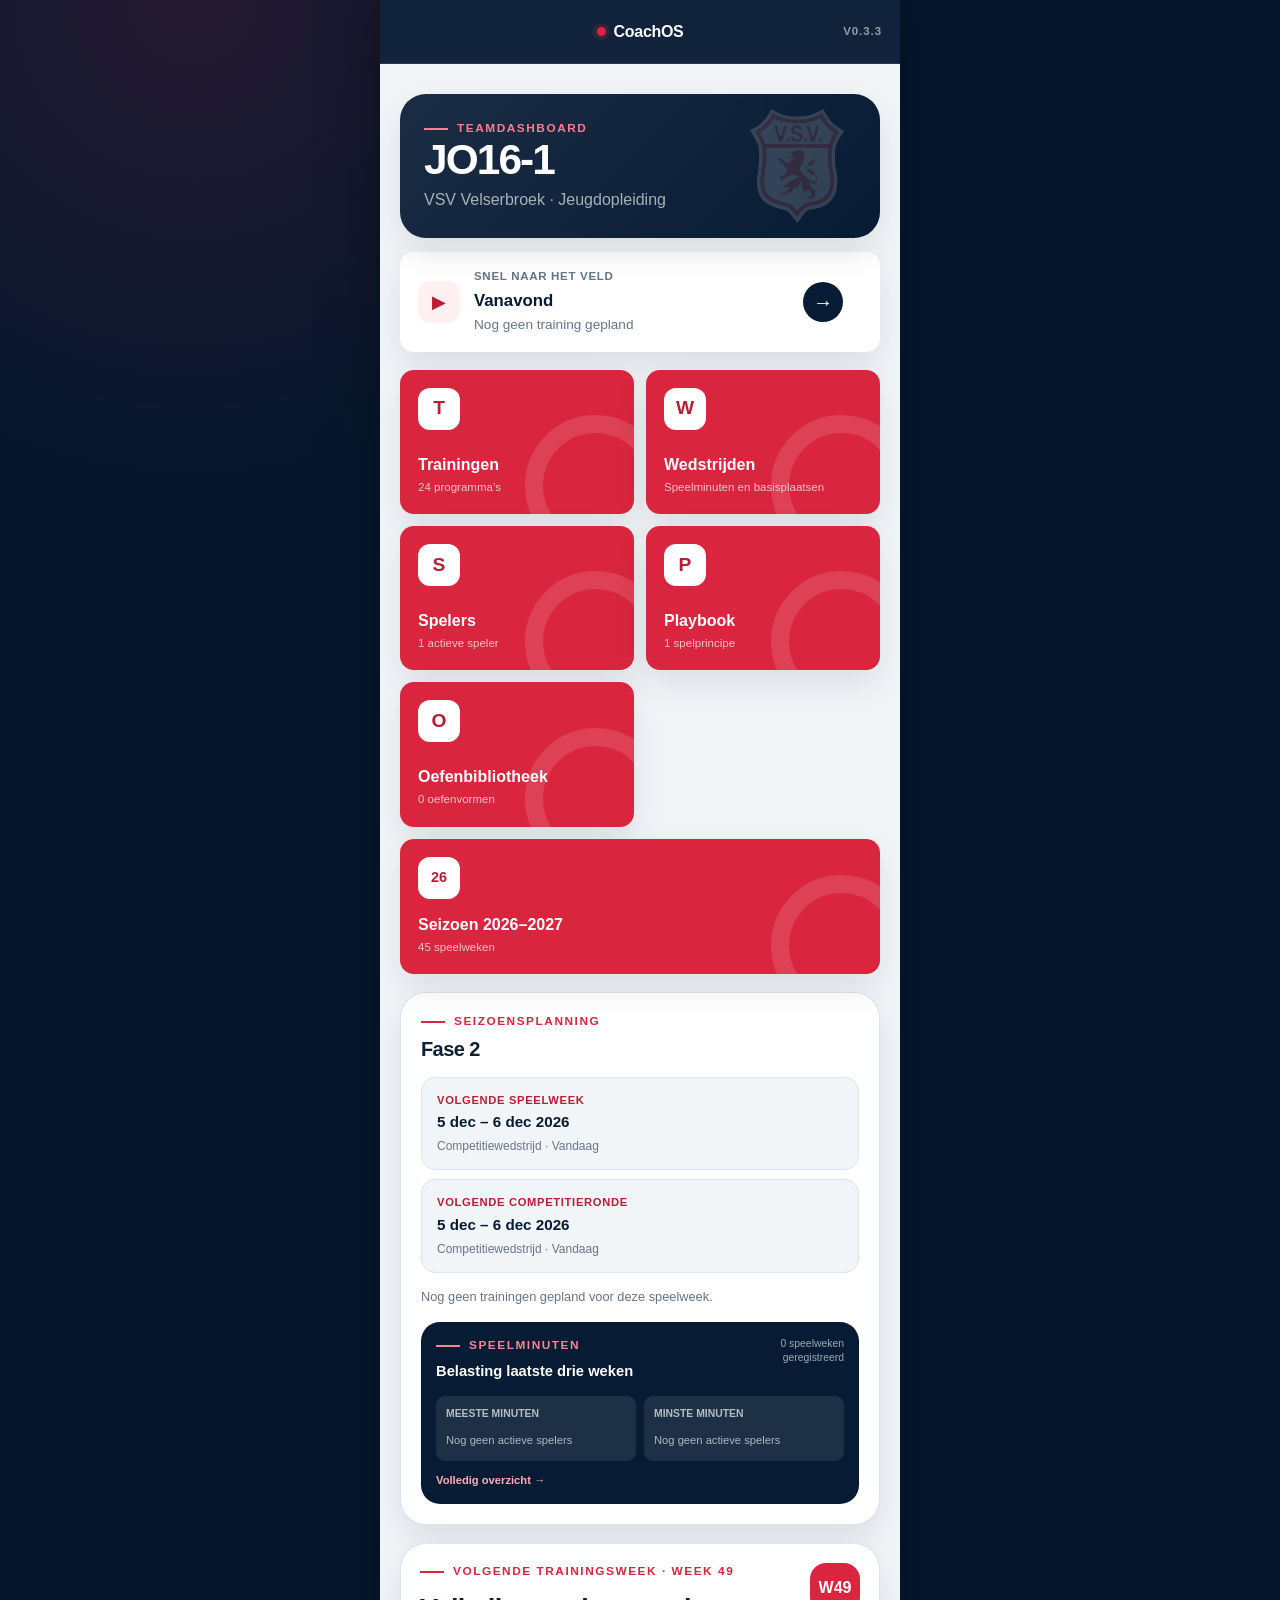
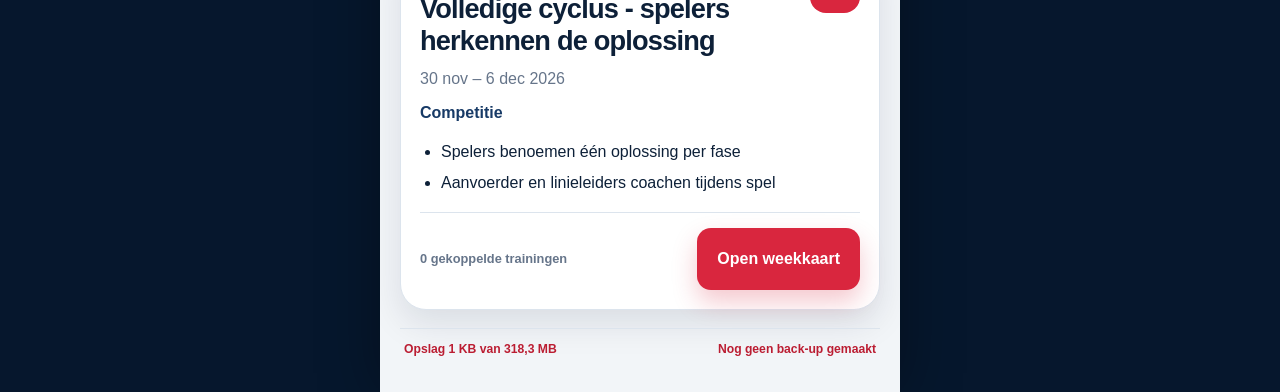
<file: index.html>
<!doctype html>
<html lang="nl">
  <head>
    <meta charset="UTF-8">
    <meta name="viewport" content="width=device-width, initial-scale=1, viewport-fit=cover">
    <meta name="description" content="Voetbalcoach platform voor trainingen, spelers en reflecties.">
    <meta name="theme-color" content="#c8102e">
    <meta name="application-name" content="CoachOS">
    <meta name="mobile-web-app-capable" content="yes">
    <meta name="apple-mobile-web-app-capable" content="yes">
    <meta name="apple-mobile-web-app-status-bar-style" content="black-translucent">
    <meta name="apple-mobile-web-app-title" content="CoachOS">
    <meta name="msapplication-TileColor" content="#c8102e">
    <title>CoachOS — VSV Velserbroek</title>
    <link rel="manifest" href="manifest.json?v=20260928-1829">
    <link rel="icon" type="image/png" sizes="192x192" href="icons/vsv-192-v031.png">
    <link rel="apple-touch-icon" sizes="180x180" href="icons/vsv-180-v031.png">
    <link rel="stylesheet" href="styles.css?v=20260928-1829">
  </head>
  <body>
    <div class="app-shell">
      <header class="topbar" id="topbar">
        <button class="back-button" id="back-button" type="button" aria-label="Ga terug" hidden>
          <span aria-hidden="true">←</span>
          <span>Terug</span>
        </button>
        <a class="wordmark" href="#dashboard" aria-label="CoachOS dashboard">
          <span class="wordmark-dot" aria-hidden="true"></span>
          CoachOS
        </a>
        <span class="version">v0.3.3</span>
      </header>

      <main id="app" tabindex="-1">
        <section class="screen screen-home startup-fallback" aria-labelledby="startup-title">
          <div>
            <div class="logo-stage" aria-label="Ruimte voor het VSV-logo">
              <img class="club-logo" src="icons/vsv-384-v031.png" alt="VSV Velserbroek">
            </div>
            <div class="home-copy">
              <p class="eyebrow">Jeugdopleiding</p>
              <h1 id="startup-title">VSV Velserbroek</h1>
              <p class="lead">CoachOS wordt gestart.</p>
            </div>
          </div>
          <div class="startup-status" id="startup-status">
            Even geduld…
          </div>
        </section>
      </main>

      <div class="toast" id="toast" role="status" aria-live="polite"></div>

      <aside class="install-card" id="install-card" aria-live="polite" hidden>
        <button
          class="install-close"
          id="install-close"
          type="button"
          aria-label="Installatiekaart sluiten"
        >
          ×
        </button>
        <img src="icons/vsv-96-v031.png" alt="" width="64" height="64">
        <div class="install-copy">
          <p class="eyebrow">CoachOS als app</p>
          <h2>Altijd klaar langs het veld</h2>
          <p>Open fullscreen en werk ook zonder internetverbinding.</p>
        </div>
        <button class="primary-button" id="install-button" type="button" hidden>
          CoachOS installeren
        </button>
        <div class="ios-install-steps" id="ios-install-steps" hidden>
          <span>Safari</span>
          <span aria-hidden="true">↓</span>
          <span>Deel</span>
          <span aria-hidden="true">↓</span>
          <strong>Zet op beginscherm</strong>
        </div>
      </aside>

      <div class="coachcard-print" id="coachcard-print" hidden></div>
    </div>

    <noscript>
      <p class="noscript">CoachOS heeft JavaScript nodig om te werken.</p>
    </noscript>

    <script>
      // Zorg dat een opstartprobleem nooit als een leeg scherm eindigt.
      window.CoachOSReady = false;
      window.addEventListener("error", function () {
        var status = document.getElementById("startup-status");
        if (!status) return;
        status.className = "startup-status startup-error";
        status.innerHTML = "<strong>CoachOS kon niet starten.</strong><br>Controleer of index.html, data.js, planner-data.js, calendar-migration.js en app.js in dezelfde map staan en open de pagina in Chrome, Edge of Safari.";
      });
      window.setTimeout(function () {
        var status = document.getElementById("startup-status");
        if (window.CoachOSReady || !status) return;
        status.className = "startup-status startup-error";
        status.innerHTML = "<strong>CoachOS reageert niet.</strong><br>Ververs de pagina of open index.html in Chrome, Edge of Safari.";
      }, 1500);
    </script>
    <script src="data.js?v=20260928-1829"></script>
    <script src="planner-data.js?v=20260928-1829"></script>
    <script src="calendar-migration.js?v=20260928-1829"></script>
    <script src="app.js?v=20260928-1829"></script>
  </body>
</html>
</file>
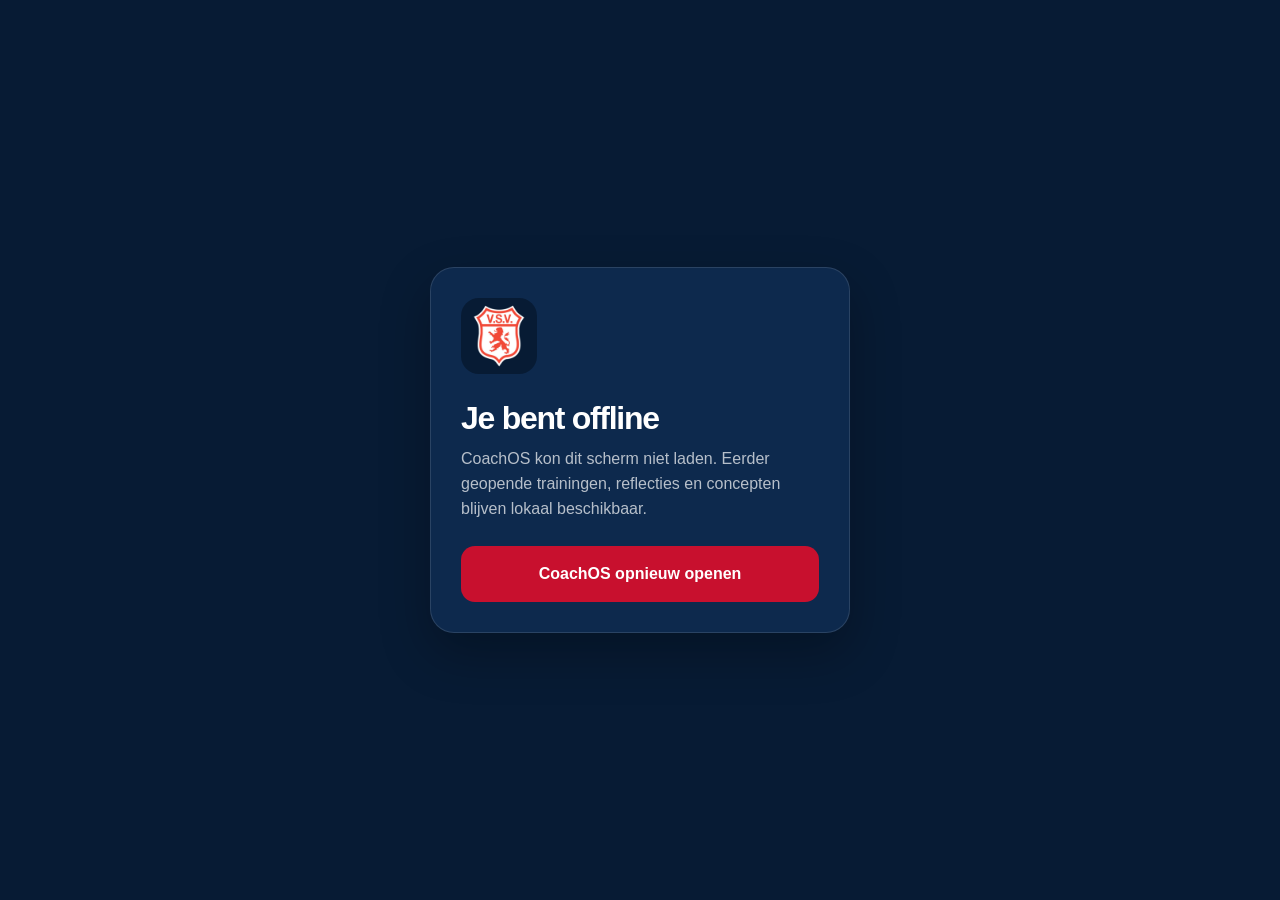
<file: offline.html>
<!doctype html>
<html lang="nl">
  <head>
    <meta charset="UTF-8">
    <meta name="viewport" content="width=device-width, initial-scale=1, viewport-fit=cover">
    <meta name="theme-color" content="#c8102e">
    <title>CoachOS — Offline</title>
    <style>
      * { box-sizing: border-box; }
      body {
        display: grid;
        min-width: 320px;
        min-height: 100vh;
        min-height: 100dvh;
        margin: 0;
        padding: 24px;
        place-items: center;
        color: #fff;
        background: #071b34;
        font-family: -apple-system, BlinkMacSystemFont, "Segoe UI", Arial, sans-serif;
      }
      main {
        width: 100%;
        max-width: 420px;
        padding: 30px;
        background: #0d294d;
        border: 1px solid rgba(255, 255, 255, 0.12);
        border-radius: 24px;
        box-shadow: 0 20px 50px rgba(0, 0, 0, 0.28);
      }
      img {
        width: 76px;
        height: 76px;
        margin-bottom: 22px;
        border-radius: 18px;
      }
      h1 { margin: 0 0 10px; font-size: 2rem; letter-spacing: -0.04em; }
      p { margin: 0 0 24px; color: rgba(255, 255, 255, 0.7); line-height: 1.55; }
      a {
        display: grid;
        min-height: 56px;
        place-items: center;
        color: #fff;
        background: #c8102e;
        border-radius: 14px;
        font-weight: 800;
        text-decoration: none;
      }
    </style>
  </head>
  <body>
    <main>
      <img src="icons/icon-192.png" alt="">
      <h1>Je bent offline</h1>
      <p>
        CoachOS kon dit scherm niet laden. Eerder geopende trainingen,
        reflecties en concepten blijven lokaal beschikbaar.
      </p>
      <a href="./">CoachOS opnieuw openen</a>
    </main>
  </body>
</html>
</file>
<file: styles.css>
:root {
  --navy-950: #06172d;
  --navy-900: #071b34;
  --navy-800: #0d294d;
  --navy-700: #173a66;
  --blue-100: #eaf1f8;
  --red-600: #d9263e;
  --red-700: #bb1d32;
  --white: #ffffff;
  --ink: #0d2038;
  --muted: #66758a;
  --line: #dce4ed;
  --surface: #f2f5f8;
  --success: #247457;
  --shadow: 0 14px 34px rgba(6, 23, 45, 0.1);
  --radius-xl: 26px;
  --radius-lg: 19px;
  --radius-md: 14px;
}

* {
  box-sizing: border-box;
}

html {
  min-height: 100%;
  background: var(--navy-950);
  -webkit-text-size-adjust: 100%;
}

body {
  min-width: 320px;
  min-height: 100vh;
  min-height: 100dvh;
  margin: 0;
  color: var(--ink);
  background:
    radial-gradient(circle at 15% 0%, rgba(217, 38, 62, 0.14), transparent 30rem),
    var(--navy-950);
  font-family: -apple-system, BlinkMacSystemFont, "Segoe UI", Arial, sans-serif;
  line-height: 1.5;
  -webkit-font-smoothing: antialiased;
}

button,
textarea {
  font: inherit;
}

button,
a {
  -webkit-tap-highlight-color: transparent;
}

button {
  color: inherit;
}

.app-shell {
  position: relative;
  width: 100%;
  max-width: 520px;
  min-height: 100vh;
  min-height: 100dvh;
  margin: 0 auto;
  overflow: hidden;
  background: var(--surface);
}

.topbar {
  position: sticky;
  z-index: 20;
  top: 0;
  display: grid;
  grid-template-columns: 1fr auto 1fr;
  align-items: center;
  min-height: calc(64px + env(safe-area-inset-top));
  padding: env(safe-area-inset-top) 18px 0;
  color: var(--white);
  background: rgba(7, 27, 52, 0.96);
  border-bottom: 1px solid rgba(255, 255, 255, 0.1);
  backdrop-filter: blur(16px);
}

.back-button,
.wordmark {
  min-height: 48px;
  color: var(--white);
}

.back-button {
  display: inline-flex;
  gap: 7px;
  align-items: center;
  justify-self: start;
  padding: 0;
  background: transparent;
  border: 0;
  font-size: 0.9rem;
  font-weight: 700;
  cursor: pointer;
}

.back-button span:first-child {
  font-size: 1.3rem;
  line-height: 1;
}

.back-button[hidden] {
  display: flex;
  visibility: hidden;
  pointer-events: none;
}

.wordmark {
  display: inline-flex;
  gap: 8px;
  align-items: center;
  text-decoration: none;
  font-size: 1rem;
  font-weight: 800;
  letter-spacing: -0.02em;
}

.wordmark-dot {
  width: 9px;
  height: 9px;
  background: var(--red-600);
  border-radius: 50%;
  box-shadow: 0 0 0 4px rgba(217, 38, 62, 0.18);
}

.version {
  justify-self: end;
  color: rgba(255, 255, 255, 0.56);
  font-size: 0.72rem;
  font-weight: 700;
  letter-spacing: 0.08em;
  text-transform: uppercase;
}

#app {
  min-height: calc(100dvh - 64px);
  outline: none;
}

.screen {
  min-height: calc(100dvh - 64px - env(safe-area-inset-top));
  padding: 30px 20px calc(34px + env(safe-area-inset-bottom));
  animation: screen-in 180ms ease-out;
}

.screen-home {
  display: flex;
  flex-direction: column;
  justify-content: space-between;
  padding-top: 22px;
  color: var(--white);
  background:
    linear-gradient(180deg, rgba(7, 27, 52, 0.05), rgba(7, 27, 52, 0.93)),
    var(--navy-900);
}

.home-copy {
  margin-top: 22px;
}

.eyebrow {
  display: flex;
  gap: 9px;
  align-items: center;
  margin: 0 0 12px;
  color: var(--red-600);
  font-size: 0.74rem;
  font-weight: 800;
  letter-spacing: 0.13em;
  text-transform: uppercase;
}

.eyebrow::before {
  width: 24px;
  height: 2px;
  content: "";
  background: currentColor;
}

.screen-home .eyebrow {
  color: #ff7c8f;
}

h1,
h2,
h3,
p {
  margin-top: 0;
}

h1 {
  max-width: 420px;
  margin-bottom: 10px;
  font-size: clamp(2rem, 9vw, 3.4rem);
  line-height: 1.04;
  letter-spacing: -0.045em;
}

h2 {
  margin-bottom: 8px;
  font-size: 1.7rem;
  line-height: 1.15;
  letter-spacing: -0.03em;
}

h3 {
  margin-bottom: 8px;
  font-size: 1.06rem;
  line-height: 1.3;
}

.lead {
  max-width: 390px;
  margin-bottom: 0;
  color: var(--muted);
  font-size: 1rem;
}

.screen-home .lead {
  color: rgba(255, 255, 255, 0.68);
}

.logo-stage {
  position: relative;
  display: grid;
  min-height: min(42vh, 360px);
  place-items: center;
  overflow: hidden;
  background:
    linear-gradient(135deg, rgba(255, 255, 255, 0.09), rgba(255, 255, 255, 0.02)),
    var(--navy-800);
  border: 1px solid rgba(255, 255, 255, 0.1);
  border-radius: var(--radius-xl);
  box-shadow: 0 22px 48px rgba(0, 0, 0, 0.22);
}

.logo-stage::before,
.logo-stage::after {
  position: absolute;
  width: 240px;
  height: 240px;
  content: "";
  border: 1px solid rgba(255, 255, 255, 0.07);
  border-radius: 50%;
}

.logo-stage::after {
  width: 340px;
  height: 340px;
}

.club-mark {
  position: relative;
  z-index: 1;
  display: grid;
  width: 164px;
  height: 186px;
  place-items: center;
  overflow: hidden;
  color: var(--navy-900);
  background: var(--white);
  border: 7px solid var(--white);
  border-radius: 30px 30px 62px 62px;
  box-shadow: 0 16px 30px rgba(0, 0, 0, 0.25);
  transform: rotate(-2deg);
}

.club-mark::before {
  position: absolute;
  inset: 0;
  content: "";
  background:
    linear-gradient(
      115deg,
      transparent 0 37%,
      var(--red-600) 37% 50%,
      var(--navy-800) 50% 63%,
      transparent 63%
    );
  opacity: 0.92;
}

.club-mark span {
  position: relative;
  z-index: 1;
  padding: 7px 12px;
  background: var(--white);
  border-radius: 9px;
  font-size: 2.6rem;
  font-weight: 900;
  letter-spacing: -0.08em;
}

.club-logo {
  position: relative;
  z-index: 1;
  display: block;
  width: min(72%, 250px);
  height: auto;
  object-fit: contain;
  filter: drop-shadow(0 16px 28px rgba(0, 0, 0, 0.28));
}

.home-action {
  padding-top: 26px;
}

.primary-button,
.secondary-button,
.team-card,
.dashboard-button,
.training-card {
  width: 100%;
  min-height: 62px;
  border: 0;
  border-radius: var(--radius-md);
  cursor: pointer;
}

.primary-button,
.secondary-button {
  display: inline-flex;
  justify-content: center;
  align-items: center;
  padding: 16px 20px;
  font-weight: 800;
}

.primary-button {
  color: var(--white);
  background: var(--red-600);
  box-shadow: 0 12px 24px rgba(217, 38, 62, 0.25);
}

.secondary-button {
  color: var(--navy-900);
  background: var(--white);
  border: 1.5px solid var(--line);
}

.primary-button:active {
  background: var(--red-700);
  transform: translateY(1px);
}

.screen-header {
  margin-bottom: 26px;
}

.screen-header-compact {
  margin-bottom: 20px;
}

.team-card,
.training-card {
  position: relative;
  display: flex;
  align-items: center;
  padding: 0;
  text-align: left;
  background: var(--white);
  box-shadow: var(--shadow);
}

.team-card {
  min-height: 160px;
  overflow: hidden;
}

.team-stripe {
  align-self: stretch;
  width: 9px;
  background: var(--red-600);
}

.team-card-content {
  flex: 1;
  padding: 25px 22px;
}

.team-label,
.training-theme,
.detail-label {
  display: block;
  color: var(--muted);
  font-size: 0.75rem;
  font-weight: 800;
  letter-spacing: 0.08em;
  text-transform: uppercase;
}

.team-name {
  display: block;
  margin: 5px 0 7px;
  color: var(--navy-900);
  font-size: 2rem;
  font-weight: 900;
  letter-spacing: -0.04em;
}

.team-meta {
  color: var(--muted);
  font-size: 0.9rem;
}

.arrow {
  display: grid;
  flex: 0 0 40px;
  width: 40px;
  height: 40px;
  margin-right: 19px;
  place-items: center;
  color: var(--white);
  background: var(--navy-900);
  border-radius: 50%;
  font-size: 1.25rem;
}

.dashboard-hero {
  position: relative;
  isolation: isolate;
  overflow: hidden;
  display: flex;
  align-items: center;
  gap: 18px;
  padding: 26px 24px;
  color: var(--white);
  background:
    linear-gradient(135deg, rgba(255, 255, 255, 0.08), transparent),
    var(--navy-900);
  border-radius: var(--radius-xl);
  box-shadow: var(--shadow);
}

.dashboard-club-logo {
  position: absolute;
  z-index: 0;
  top: 50%;
  right: 12px;
  width: 142px;
  height: 142px;
  object-fit: contain;
  border-radius: 28px;
  opacity: 0.16;
  filter: saturate(0.65) brightness(1.3);
  transform: translateY(-50%);
  pointer-events: none;
}

.dashboard-hero > div {
  position: relative;
  z-index: 1;
}

.dashboard-hero .eyebrow {
  color: #ff7c8f;
}

.dashboard-hero h1 {
  margin: 0 0 6px;
  font-size: 2.65rem;
}

.dashboard-hero p {
  margin-bottom: 0;
  color: rgba(255, 255, 255, 0.64);
}

.tonight-dashboard-button {
  display: flex;
  align-items: center;
  width: 100%;
  min-height: 62px;
  margin-top: 14px;
  padding: 16px 18px;
  gap: 14px;
  text-align: left;
  background: var(--white);
  border: 0;
  border-radius: var(--radius-md);
  box-shadow: var(--shadow);
  cursor: pointer;
}

.tonight-dashboard-icon {
  display: grid;
  flex: 0 0 42px;
  width: 42px;
  height: 42px;
  place-items: center;
  color: var(--red-700);
  background: #fff0f2;
  border-radius: 12px;
  font-size: 1.1rem;
}

.tonight-dashboard-copy {
  flex: 1;
  min-width: 0;
}

.tonight-dashboard-copy small {
  display: block;
  color: var(--muted);
  font-size: 0.72rem;
  font-weight: 800;
  letter-spacing: 0.06em;
  text-transform: uppercase;
}

.tonight-dashboard-copy strong {
  display: block;
  margin: 3px 0 2px;
  color: var(--navy-900);
  font-size: 1.05rem;
  font-weight: 850;
}

.tonight-dashboard-copy span {
  display: block;
  overflow: hidden;
  color: var(--muted);
  text-overflow: ellipsis;
  white-space: nowrap;
  font-size: 0.85rem;
}

.dashboard-grid {
  display: grid;
  grid-template-columns: 1fr 1fr;
  gap: 12px;
  margin-top: 18px;
}

.dashboard-button {
  position: relative;
  min-height: 132px;
  padding: 18px;
  overflow: hidden;
  text-align: left;
  background: var(--white);
  box-shadow: var(--shadow);
}

.dashboard-button.active {
  color: var(--white);
  background: var(--red-600);
}

.dashboard-button.active::after {
  position: absolute;
  right: -32px;
  bottom: -42px;
  width: 105px;
  height: 105px;
  content: "";
  border: 18px solid rgba(255, 255, 255, 0.12);
  border-radius: 50%;
}

.dashboard-icon {
  display: grid;
  width: 42px;
  height: 42px;
  margin-bottom: 23px;
  place-items: center;
  color: var(--navy-800);
  background: var(--blue-100);
  border-radius: 12px;
  font-size: 1.2rem;
  font-weight: 900;
}

.active .dashboard-icon {
  color: var(--red-700);
  background: var(--white);
}

.dashboard-title {
  display: block;
  font-weight: 850;
}

.dashboard-state {
  display: block;
  margin-top: 2px;
  color: var(--muted);
  font-size: 0.72rem;
}

.active .dashboard-state {
  color: rgba(255, 255, 255, 0.72);
}

.training-list {
  display: grid;
  gap: 12px;
}

.training-card-shell {
  overflow: hidden;
  background: var(--white);
  border-radius: var(--radius-md);
  box-shadow: var(--shadow);
}

.add-training-button {
  gap: 8px;
  margin-bottom: 18px;
}

.add-training-button span {
  font-size: 1.35rem;
  line-height: 1;
}

.training-card {
  min-height: 118px;
  padding: 19px 17px 19px 20px;
  border-radius: 0;
  box-shadow: none;
}

.training-card-copy {
  flex: 1;
  min-width: 0;
}

.training-code {
  display: inline-flex;
  align-items: center;
  min-height: 27px;
  margin-bottom: 9px;
  padding: 0 9px;
  color: var(--red-700);
  background: #fff0f2;
  border-radius: 8px;
  font-size: 0.74rem;
  font-weight: 900;
  letter-spacing: 0.06em;
}

.training-title {
  display: block;
  margin-bottom: 4px;
  color: var(--navy-900);
  font-size: 1rem;
  font-weight: 850;
  line-height: 1.3;
}

.training-theme {
  overflow: hidden;
  text-overflow: ellipsis;
  white-space: nowrap;
  font-size: 0.68rem;
}

.training-meta {
  display: block;
  margin-top: 7px;
  color: var(--muted);
  font-size: 0.76rem;
  font-weight: 700;
}

.card-action {
  width: 100%;
  min-height: 48px;
  padding: 0 20px;
  color: var(--navy-700);
  background: #f8fafc;
  border: 0;
  border-top: 1px solid var(--line);
  text-align: left;
  font-size: 0.8rem;
  font-weight: 800;
  cursor: pointer;
}

.training-tools {
  display: grid;
  gap: 14px;
  margin-bottom: 16px;
  padding: 17px;
  background: var(--white);
  border: 1px solid var(--line);
  border-radius: var(--radius-lg);
}

.training-tool-grid {
  display: grid;
  grid-template-columns: 1fr 1fr;
  gap: 10px;
}

.training-result-summary {
  margin-bottom: 10px;
  color: var(--muted);
  font-size: 0.78rem;
  font-weight: 800;
}

.backup-card {
  margin-top: 28px;
  padding: 20px;
  background: var(--navy-900);
  border-radius: var(--radius-xl);
  color: var(--white);
}

.backup-card .eyebrow {
  color: #ff7c8f;
}

.backup-card h2 {
  margin-bottom: 6px;
}

.backup-card p:not(.eyebrow) {
  color: rgba(255, 255, 255, 0.66);
  font-size: 0.88rem;
}

.backup-actions {
  display: grid;
  gap: 9px;
  margin-top: 17px;
}

.backup-actions .secondary-button {
  justify-content: flex-start;
  min-height: 54px;
  border: 0;
}

.backup-file-hint {
  margin: 10px 0 0;
  color: rgba(255, 255, 255, 0.55);
  font-size: 0.76rem;
}

.history-count {
  display: inline-flex;
  align-items: center;
  min-height: 26px;
  margin-top: 10px;
  padding: 0 8px;
  color: var(--success);
  background: #e8f5ef;
  border-radius: 7px;
  font-size: 0.72rem;
  font-weight: 800;
}

.detail-hero {
  margin: -30px -20px 22px;
  padding: 34px 20px 26px;
  color: var(--white);
  background: var(--navy-900);
}

.detail-code {
  display: inline-flex;
  min-height: 30px;
  align-items: center;
  margin-bottom: 14px;
  padding: 0 10px;
  color: var(--white);
  background: var(--red-600);
  border-radius: 8px;
  font-size: 0.78rem;
  font-weight: 900;
  letter-spacing: 0.08em;
}

.detail-hero h1 {
  margin-bottom: 10px;
  font-size: 2.1rem;
}

.detail-hero p {
  margin: 0;
  color: rgba(255, 255, 255, 0.68);
}

.fact-grid {
  display: grid;
  grid-template-columns: 1fr 1fr;
  gap: 10px;
  margin-bottom: 16px;
}

.fact-card,
.content-card,
.history-card,
.empty-history {
  background: var(--white);
  border: 1px solid var(--line);
  border-radius: var(--radius-lg);
}

.fact-card {
  padding: 16px;
}

.fact-value {
  display: block;
  margin-top: 4px;
  font-size: 0.93rem;
  font-weight: 800;
  line-height: 1.35;
}

.content-stack {
  display: grid;
  gap: 12px;
}

.detail-actions {
  display: grid;
  grid-template-columns: 1fr 1fr;
  gap: 10px;
  margin-top: 16px;
}

.detail-actions .danger-button {
  grid-column: 1 / -1;
}

.content-card {
  padding: 20px;
}

.content-card h3 {
  color: var(--navy-900);
}

.content-card p:last-child {
  margin-bottom: 0;
}

.clean-list {
  display: grid;
  gap: 10px;
  margin: 0;
  padding: 0;
  list-style: none;
}

.clean-list li {
  position: relative;
  padding-left: 19px;
}

.clean-list li::before {
  position: absolute;
  top: 0.64em;
  left: 0;
  width: 7px;
  height: 7px;
  content: "";
  background: var(--red-600);
  border-radius: 50%;
}

.exercise-list {
  counter-reset: exercise;
}

.exercise-list li {
  display: grid;
  grid-template-columns: 34px 1fr;
  gap: 11px;
  align-items: start;
  padding: 14px 0;
  border-bottom: 1px solid var(--line);
  counter-increment: exercise;
}

.exercise-list li:first-child {
  padding-top: 4px;
}

.exercise-list li:last-child {
  padding-bottom: 0;
  border-bottom: 0;
}

.exercise-list li::before {
  position: static;
  display: grid;
  width: 34px;
  height: 34px;
  place-items: center;
  content: counter(exercise, decimal-leading-zero);
  color: var(--white);
  background: var(--navy-800);
  border-radius: 10px;
  font-size: 0.72rem;
  font-weight: 900;
}

.exercise-name {
  display: block;
  margin-bottom: 3px;
  font-weight: 850;
}

.exercise-detail {
  color: var(--muted);
  font-size: 0.88rem;
}

.part-detail {
  display: grid;
  gap: 13px;
  min-width: 0;
}

.part-detail-heading {
  display: grid;
  gap: 5px;
}

.part-type {
  color: var(--red-700);
  font-size: 0.74rem;
  font-weight: 850;
}

.part-detail p,
.preserve-lines,
.detail-copy-block p {
  margin: 4px 0 0;
  white-space: pre-wrap;
}

.detail-copy-block + .detail-copy-block {
  margin-top: 16px;
  padding-top: 16px;
  border-top: 1px solid var(--line);
}

.parts-detail-section h2 {
  margin: 8px 0 12px;
  font-size: 1.3rem;
}

.part-detail-card-list {
  display: grid;
  gap: 13px;
}

.part-detail-card {
  overflow: hidden;
  background: var(--white);
  border: 1px solid var(--line);
  border-radius: var(--radius-lg);
  box-shadow: 0 8px 22px rgba(6, 23, 45, 0.06);
}

.part-detail-card-header {
  display: grid;
  grid-template-columns: 42px 1fr;
  gap: 12px;
  align-items: center;
  padding: 18px 20px;
  background: #f8fafc;
  border-bottom: 1px solid var(--line);
}

.part-detail-card-header h3 {
  margin: 0 0 3px;
  color: var(--navy-900);
}

.part-number {
  display: grid;
  width: 42px;
  height: 42px;
  place-items: center;
  color: var(--white);
  background: var(--navy-800);
  border-radius: 12px;
  font-size: 0.76rem;
  font-weight: 900;
}

.part-detail-card-body {
  display: grid;
  gap: 17px;
  padding: 20px;
}

.detail-field p {
  margin: 4px 0 0;
  white-space: pre-wrap;
}

.detail-line-list {
  display: grid;
  gap: 7px;
  margin: 7px 0 0;
  padding: 0;
  list-style: none;
}

.detail-line-list li {
  position: relative;
  padding-left: 17px;
}

.detail-line-list li::before {
  position: absolute;
  top: 0.64em;
  left: 0;
  width: 6px;
  height: 6px;
  content: "";
  background: var(--red-600);
  border-radius: 50%;
}

.coaching-phase-group {
  display: grid;
  gap: 14px;
  padding: 16px;
  background: var(--blue-100);
  border-radius: var(--radius-md);
}

.coaching-phase-group h4 {
  margin: 0;
  color: var(--navy-900);
  font-size: 0.9rem;
}

.sticky-action {
  position: sticky;
  z-index: 10;
  bottom: 0;
  margin: 24px -20px calc(-34px - env(safe-area-inset-bottom));
  padding: 14px 20px calc(14px + env(safe-area-inset-bottom));
  background: rgba(242, 245, 248, 0.94);
  border-top: 1px solid var(--line);
  backdrop-filter: blur(14px);
}

.reflection-form {
  display: grid;
  gap: 18px;
}

.training-form {
  display: grid;
  gap: 14px;
}

.template-picker {
  display: grid;
  gap: 16px;
  padding: 20px;
  color: var(--white);
  background:
    linear-gradient(135deg, rgba(255, 255, 255, 0.08), transparent),
    var(--navy-900);
  border-radius: var(--radius-xl);
  box-shadow: var(--shadow);
}

.template-picker .eyebrow {
  color: #ff7c8f;
}

.template-picker h2 {
  margin-bottom: 5px;
  font-size: 1.25rem;
}

.template-picker p:not(.eyebrow) {
  margin: 0;
  color: rgba(255, 255, 255, 0.66);
  font-size: 0.85rem;
}

.template-picker .field label {
  color: var(--white);
}

.template-picker .secondary-button {
  justify-content: flex-start;
}

.form-card {
  display: grid;
  gap: 18px;
  padding: 20px;
  background: var(--white);
  border: 1px solid var(--line);
  border-radius: var(--radius-lg);
}

.form-card h2 {
  margin-bottom: 0;
  font-size: 1.2rem;
}

.form-card-heading {
  display: flex;
  gap: 12px;
  justify-content: space-between;
  align-items: center;
}

.form-card-heading .detail-label {
  margin-bottom: 3px;
}

.field-grid {
  display: grid;
  grid-template-columns: minmax(0, 0.8fr) minmax(0, 1.2fr);
  gap: 12px;
}

.field {
  display: grid;
  gap: 8px;
}

.field label {
  color: var(--navy-900);
  font-weight: 800;
}

.field input,
.field textarea,
.field select,
.exercise-fields input,
.exercise-fields textarea,
.exercise-fields select {
  width: 100%;
  padding: 15px 16px;
  color: var(--ink);
  background: var(--white);
  border: 1.5px solid var(--line);
  border-radius: var(--radius-md);
  outline: none;
}

.field input,
.field select,
.exercise-fields input,
.exercise-fields select {
  min-height: 52px;
}

.field textarea,
.exercise-fields textarea {
  min-height: 112px;
  resize: vertical;
}

.field input:focus,
.field textarea:focus,
.field select:focus,
.exercise-fields input:focus,
.exercise-fields textarea:focus,
.exercise-fields select:focus {
  border-color: var(--navy-700);
  box-shadow: 0 0 0 4px rgba(23, 58, 102, 0.1);
}

.field-hint {
  color: var(--muted);
  font-size: 0.76rem;
}

.field-support {
  display: flex;
  gap: 8px;
  justify-content: space-between;
  align-items: center;
}

.field-support .field-hint {
  flex: 1;
}

.example-button {
  flex: 0 0 auto;
  min-height: 42px;
  padding: 0 9px;
  color: var(--navy-700);
  background: var(--blue-100);
  border: 0;
  border-radius: 9px;
  font-size: 0.72rem;
  font-weight: 800;
  cursor: pointer;
}

.field-example {
  padding: 13px 14px;
  color: var(--navy-800);
  background: var(--blue-100);
  border-left: 3px solid var(--navy-700);
  border-radius: 9px;
  font-size: 0.8rem;
}

.field-example strong,
.field-example span {
  display: block;
}

.field-example strong {
  margin-bottom: 4px;
}

.field-example span {
  white-space: pre-wrap;
}

.small-button {
  flex: 0 0 auto;
  min-height: 44px;
  padding: 0 12px;
  color: var(--navy-800);
  background: var(--blue-100);
  border: 0;
  border-radius: 11px;
  font-size: 0.78rem;
  font-weight: 850;
  cursor: pointer;
}

.exercise-editor-list {
  gap: 0;
}

.exercise-editor-list .exercise-editor-row {
  padding: 16px 0;
}

.exercise-editor-list .exercise-editor-row:first-child {
  padding-top: 2px;
}

.exercise-fields {
  display: grid;
  gap: 14px;
  min-width: 0;
}

.exercise-fields textarea {
  min-height: 88px;
}

.remove-exercise-button {
  justify-self: start;
  min-height: 42px;
  padding: 0;
  color: var(--red-700);
  background: transparent;
  border: 0;
  font-size: 0.78rem;
  font-weight: 800;
  cursor: pointer;
}

.part-heading {
  display: flex;
  gap: 10px;
  justify-content: space-between;
  align-items: center;
}

.part-move-actions {
  display: flex;
  gap: 5px;
}

.part-move-actions button {
  min-height: 42px;
  padding: 0 9px;
  color: var(--navy-700);
  background: var(--blue-100);
  border: 0;
  border-radius: 9px;
  font-size: 0.72rem;
  font-weight: 800;
  cursor: pointer;
}

.part-move-actions button:disabled {
  opacity: 0.38;
  cursor: default;
}

.add-part-button {
  margin-top: 2px;
}

.danger-button {
  width: 100%;
  min-height: 54px;
  color: var(--red-700);
  background: transparent;
  border: 1.5px solid #efbdc5;
  border-radius: var(--radius-md);
  font-weight: 800;
  cursor: pointer;
}

.form-errors {
  padding: 16px 18px;
  color: #8a1427;
  background: #fff0f2;
  border: 1px solid #efbdc5;
  border-radius: var(--radius-md);
}

.form-errors strong {
  display: block;
  margin-bottom: 7px;
}

.form-errors ul {
  margin: 0;
  padding-left: 20px;
}

.form-sticky-actions {
  position: sticky;
  z-index: 10;
  bottom: 0;
  display: grid;
  grid-template-columns: minmax(0, 0.8fr) minmax(0, 1.2fr);
  gap: 9px;
  margin: 4px -20px calc(-34px - env(safe-area-inset-bottom));
  padding: 14px 20px calc(14px + env(safe-area-inset-bottom));
  background: rgba(242, 245, 248, 0.96);
  border-top: 1px solid var(--line);
  backdrop-filter: blur(14px);
}

.form-sticky-actions .primary-button,
.form-sticky-actions .secondary-button {
  min-height: 56px;
  padding-right: 10px;
  padding-left: 10px;
}

.form-note {
  margin: -2px 0 2px;
  color: var(--muted);
  font-size: 0.8rem;
}

.visually-hidden {
  position: absolute !important;
  width: 1px !important;
  height: 1px !important;
  padding: 0 !important;
  overflow: hidden !important;
  clip: rect(0, 0, 0, 0) !important;
  white-space: nowrap !important;
  border: 0 !important;
}

.history-section {
  margin-top: 30px;
}

.section-heading {
  display: flex;
  justify-content: space-between;
  align-items: baseline;
  margin-bottom: 12px;
}

.section-heading h2 {
  margin-bottom: 0;
  font-size: 1.25rem;
}

.section-heading span {
  color: var(--muted);
  font-size: 0.76rem;
  font-weight: 800;
}

.history-list {
  display: grid;
  gap: 12px;
}

.history-card {
  padding: 18px;
}

.history-date {
  margin-bottom: 14px;
  color: var(--red-700);
  font-size: 0.76rem;
  font-weight: 900;
  letter-spacing: 0.05em;
  text-transform: uppercase;
}

.history-item + .history-item {
  margin-top: 13px;
  padding-top: 13px;
  border-top: 1px solid var(--line);
}

.history-question {
  display: block;
  margin-bottom: 3px;
  color: var(--muted);
  font-size: 0.72rem;
  font-weight: 800;
  text-transform: uppercase;
}

.history-answer {
  margin: 0;
  white-space: pre-wrap;
}

.empty-history {
  padding: 24px;
  color: var(--muted);
  text-align: center;
}

.empty-history strong {
  display: block;
  margin-bottom: 5px;
  color: var(--navy-900);
}

.toast {
  position: fixed;
  z-index: 50;
  right: 18px;
  bottom: calc(20px + env(safe-area-inset-bottom));
  left: 18px;
  max-width: 480px;
  margin: 0 auto;
  padding: 14px 17px;
  color: var(--white);
  background: var(--navy-900);
  border-radius: 12px;
  box-shadow: 0 16px 35px rgba(0, 0, 0, 0.24);
  font-size: 0.9rem;
  font-weight: 750;
  opacity: 0;
  pointer-events: none;
  transform: translateY(18px);
  transition: opacity 160ms ease, transform 160ms ease;
}

.toast.visible {
  opacity: 1;
  transform: translateY(0);
}

.install-card {
  position: fixed;
  z-index: 45;
  right: 16px;
  bottom: calc(16px + env(safe-area-inset-bottom));
  left: 16px;
  display: grid;
  grid-template-columns: 64px 1fr;
  gap: 14px 15px;
  max-width: 488px;
  margin: 0 auto;
  padding: 20px;
  color: var(--white);
  background: var(--navy-900);
  border: 1px solid rgba(255, 255, 255, 0.12);
  border-radius: var(--radius-xl);
  box-shadow: 0 22px 55px rgba(0, 0, 0, 0.32);
}

.install-card[hidden] {
  display: none;
}

.install-card img {
  grid-row: 1;
  width: 64px;
  height: 64px;
  border-radius: 16px;
}

.install-copy {
  padding-right: 22px;
}

.install-copy .eyebrow {
  margin-bottom: 5px;
  color: #ff7c8f;
}

.install-copy h2 {
  margin-bottom: 4px;
  font-size: 1.15rem;
}

.install-copy p:not(.eyebrow) {
  margin: 0;
  color: rgba(255, 255, 255, 0.66);
  font-size: 0.78rem;
}

.install-card .primary-button,
.ios-install-steps {
  grid-column: 1 / -1;
}

.install-close {
  position: absolute;
  top: 10px;
  right: 10px;
  display: grid;
  width: 44px;
  height: 44px;
  padding: 0;
  place-items: center;
  color: rgba(255, 255, 255, 0.68);
  background: transparent;
  border: 0;
  border-radius: 50%;
  font-size: 1.5rem;
  cursor: pointer;
}

.ios-install-steps {
  display: grid;
  grid-template-columns: auto 16px auto 16px 1fr;
  gap: 5px;
  align-items: center;
  min-height: 58px;
  padding: 12px 14px;
  color: var(--navy-900);
  background: var(--white);
  border-radius: var(--radius-md);
  text-align: center;
  font-size: 0.78rem;
  font-weight: 750;
}

.ios-install-steps[hidden] {
  display: none;
}

.ios-install-steps strong {
  color: var(--red-700);
}

.add-principle-button {
  gap: 8px;
  margin-bottom: 18px;
}

.add-principle-button span {
  font-size: 1.35rem;
  line-height: 1;
}

.principle-list,
.source-list {
  display: grid;
  gap: 12px;
}

.principle-card {
  display: flex;
  gap: 16px;
  align-items: center;
  width: 100%;
  min-height: 150px;
  padding: 21px 18px 21px 21px;
  color: var(--ink);
  background: var(--white);
  border: 0;
  border-radius: var(--radius-lg);
  box-shadow: var(--shadow);
  text-align: left;
  cursor: pointer;
}

.principle-card-copy {
  flex: 1;
  min-width: 0;
}

.principle-card-label,
.principle-card-title,
.principle-card-description,
.principle-card-meta {
  display: block;
}

.principle-card-label,
.source-type {
  color: var(--red-700);
  font-size: 0.72rem;
  font-weight: 900;
  letter-spacing: 0.07em;
  text-transform: uppercase;
}

.principle-card-title {
  margin-top: 7px;
  color: var(--navy-900);
  font-size: 1.05rem;
  font-weight: 850;
  line-height: 1.3;
}

.principle-card-description {
  display: -webkit-box;
  margin-top: 7px;
  overflow: hidden;
  color: var(--muted);
  font-size: 0.82rem;
  -webkit-box-orient: vertical;
  -webkit-line-clamp: 2;
}

.principle-card-meta {
  margin-top: 12px;
  color: var(--navy-700);
  font-size: 0.75rem;
  font-weight: 800;
}

.principle-hero {
  margin-bottom: 0;
}

.dashboard-button-wide {
  grid-column: 1 / -1;
  min-height: 116px;
}

.dashboard-button-wide .dashboard-icon {
  margin-bottom: 14px;
  font-size: 0.9rem;
}

.season-summary {
  margin-top: 18px;
  padding: 20px;
  background: var(--white);
  border: 1px solid var(--line);
  border-radius: var(--radius-xl);
  box-shadow: var(--shadow);
}

.season-summary-heading .eyebrow {
  margin-bottom: 7px;
}

.season-summary-heading h2 {
  margin-bottom: 16px;
  font-size: 1.25rem;
}

.season-summary-grid {
  display: grid;
  gap: 9px;
}

.season-summary-item {
  display: grid;
  gap: 3px;
  width: 100%;
  min-height: 88px;
  padding: 14px 15px;
  color: var(--ink);
  background: var(--surface);
  border: 1px solid var(--line);
  border-radius: var(--radius-md);
  text-align: left;
}

.season-summary-item span {
  color: var(--red-700);
  font-size: 0.7rem;
  font-weight: 900;
  letter-spacing: 0.06em;
  text-transform: uppercase;
}

.season-summary-item strong {
  color: var(--navy-900);
  font-size: 0.95rem;
}

.season-summary-item small {
  color: var(--muted);
  font-size: 0.75rem;
}

.season-summary-link {
  cursor: pointer;
}

.season-training-count {
  margin: 14px 0 0;
  color: var(--muted);
  font-size: 0.8rem;
}

.add-season-week-button {
  gap: 8px;
  margin-bottom: 18px;
}

.add-season-week-button span {
  font-size: 1.35rem;
}

.season-overview-facts {
  display: grid;
  grid-template-columns: 1.45fr 0.8fr;
  gap: 9px;
  margin-bottom: 20px;
}

.season-overview-facts div {
  padding: 14px;
  background: var(--white);
  border: 1px solid var(--line);
  border-radius: var(--radius-md);
}

.season-overview-facts span,
.season-overview-facts strong {
  display: block;
}

.season-overview-facts span {
  color: var(--muted);
  font-size: 0.68rem;
  font-weight: 850;
  text-transform: uppercase;
}

.season-overview-facts strong {
  margin-top: 5px;
  color: var(--navy-900);
  font-size: 0.84rem;
  line-height: 1.3;
}

.calendar-conflict-panel {
  margin-bottom: 20px;
  overflow: hidden;
  background: #fff8ea;
  border: 1px solid #e8c46a;
  border-radius: var(--radius-lg);
}

.calendar-conflict-panel summary {
  min-height: 56px;
  padding: 17px 42px 17px 16px;
  color: var(--navy-900);
  font-size: 0.88rem;
  font-weight: 850;
  line-height: 1.35;
  cursor: pointer;
}

.calendar-conflict-panel > p {
  margin: 0;
  padding: 0 16px 15px;
  color: var(--muted);
  font-size: 0.78rem;
  line-height: 1.5;
}

.calendar-conflict-list {
  display: grid;
  gap: 10px;
  padding: 0 10px 10px;
}

.calendar-conflict-card {
  padding: 15px;
  background: var(--white);
  border: 1px solid var(--line);
  border-radius: var(--radius-md);
}

.calendar-conflict-card header,
.calendar-conflict-card header span,
.calendar-conflict-card header strong,
.calendar-conflict-values span,
.calendar-conflict-values strong {
  display: block;
}

.calendar-conflict-card header span,
.calendar-conflict-values span {
  color: var(--muted);
  font-size: 0.68rem;
  font-weight: 850;
  letter-spacing: 0.04em;
  text-transform: uppercase;
}

.calendar-conflict-card header strong {
  margin-top: 4px;
  color: var(--navy-900);
  font-size: 0.92rem;
}

.calendar-conflict-values {
  display: grid;
  grid-template-columns: repeat(2, minmax(0, 1fr));
  gap: 8px;
  margin: 13px 0;
}

.calendar-conflict-values div {
  min-width: 0;
  padding: 11px;
  background: var(--surface);
  border-radius: 9px;
}

.calendar-conflict-values strong {
  margin-top: 5px;
  overflow-wrap: anywhere;
  color: var(--navy-900);
  font-size: 0.78rem;
  line-height: 1.35;
}

.calendar-conflict-card .secondary-button {
  width: 100%;
}

.season-timeline {
  position: relative;
  display: grid;
  gap: 13px;
  padding-left: 19px;
}

.season-timeline::before {
  position: absolute;
  top: 20px;
  bottom: 20px;
  left: 5px;
  width: 2px;
  content: "";
  background: #cbd6e2;
}

.season-week-shell {
  position: relative;
  overflow: visible;
  background: var(--white);
  border-radius: var(--radius-lg);
  box-shadow: var(--shadow);
}

.season-week-card {
  display: flex;
  gap: 12px;
  align-items: center;
  width: 100%;
  min-height: 142px;
  padding: 18px 14px 18px 18px;
  color: var(--ink);
  background: var(--white);
  border: 0;
  border-radius: var(--radius-lg) var(--radius-lg) 0 0;
  text-align: left;
  cursor: pointer;
}

.season-timeline-marker {
  position: absolute;
  top: 27px;
  left: -20px;
  width: 13px;
  height: 13px;
  background: var(--red-600);
  border: 3px solid var(--surface);
  border-radius: 50%;
  box-shadow: 0 0 0 2px var(--red-600);
}

.season-week-copy {
  flex: 1;
  min-width: 0;
}

.season-week-date,
.season-week-title,
.season-week-training-count {
  display: block;
}

.season-week-date {
  color: var(--red-700);
  font-size: 0.72rem;
  font-weight: 900;
  letter-spacing: 0.04em;
  text-transform: uppercase;
}

.season-week-title {
  margin-top: 6px;
  color: var(--navy-900);
  font-size: 1rem;
  font-weight: 850;
}

.season-week-meta {
  display: flex;
  flex-wrap: wrap;
  gap: 6px;
  margin-top: 10px;
}

.season-chip {
  display: inline-flex;
  align-items: center;
  min-height: 25px;
  padding: 0 8px;
  color: var(--navy-700);
  background: var(--blue-100);
  border-radius: 7px;
  font-size: 0.68rem;
  font-weight: 850;
}

.phase-chip {
  color: var(--white);
  background: var(--navy-700);
}

.status-bevestigd,
.status-afgerond {
  color: var(--success);
  background: #e8f5ef;
}

.status-vervallen {
  color: var(--muted);
  background: #e7ebef;
  text-decoration: line-through;
}

.season-week-training-count {
  margin-top: 9px;
  color: var(--muted);
  font-size: 0.74rem;
}

.season-week-hero .season-week-meta {
  margin-top: 17px;
}

.season-week-hero .season-chip {
  background: rgba(255, 255, 255, 0.14);
  color: var(--white);
}

.season-week-content {
  margin-top: 0;
}

.season-week-content h2 {
  margin-bottom: 14px;
  font-size: 1.18rem;
}

.season-detail-list {
  display: grid;
  gap: 0;
  margin: 0;
}

.season-detail-list div {
  display: grid;
  grid-template-columns: minmax(90px, 0.8fr) minmax(0, 1.2fr);
  gap: 12px;
  padding: 10px 0;
  border-bottom: 1px solid var(--line);
}

.season-detail-list div:first-child {
  padding-top: 0;
}

.season-detail-list div:last-child {
  padding-bottom: 0;
  border-bottom: 0;
}

.season-detail-list dt {
  color: var(--muted);
  font-size: 0.75rem;
  font-weight: 800;
}

.season-detail-list dd {
  margin: 0;
  color: var(--navy-900);
  font-size: 0.82rem;
  font-weight: 750;
}

.season-note {
  margin-top: 16px;
  padding: 13px;
  color: var(--navy-700);
  background: var(--blue-100);
  border-radius: 10px;
  font-size: 0.82rem;
  white-space: pre-wrap;
}

.linked-training-card {
  overflow: hidden;
  border: 1px solid var(--line);
  border-radius: var(--radius-md);
}

.linked-training-card + .linked-training-card {
  margin-top: 9px;
}

.linked-training-card > button:first-child {
  display: grid;
  gap: 3px;
  width: 100%;
  min-height: 66px;
  padding: 12px 14px;
  color: var(--navy-900);
  background: var(--white);
  border: 0;
  text-align: left;
  cursor: pointer;
}

.linked-training-card > button:first-child span {
  color: var(--red-700);
  font-size: 0.7rem;
  font-weight: 900;
}

.unlink-button {
  width: 100%;
  min-height: 44px;
  padding: 8px 14px;
  color: var(--red-700);
  background: #fff7f8;
  border: 0;
  border-top: 1px solid var(--line);
  text-align: left;
  font-size: 0.75rem;
  font-weight: 800;
  cursor: pointer;
}

.training-link-form {
  display: grid;
  gap: 10px;
  margin-top: 16px;
  padding-top: 16px;
  border-top: 1px solid var(--line);
}

.training-link-form .secondary-button {
  min-height: 52px;
}

.compact-empty {
  padding: 16px;
  font-size: 0.8rem;
}

.season-reflection-list {
  display: grid;
  gap: 9px;
}

.season-reflection-card {
  padding: 14px;
  background: var(--surface);
  border-radius: var(--radius-md);
}

.season-reflection-card span,
.season-reflection-card strong {
  display: block;
}

.season-reflection-card span {
  color: var(--red-700);
  font-size: 0.68rem;
  font-weight: 850;
  text-transform: uppercase;
}

.season-reflection-card strong {
  margin-top: 4px;
  color: var(--navy-900);
  font-size: 0.82rem;
}

.season-reflection-card p {
  margin: 8px 0 0;
  color: var(--muted);
  font-size: 0.78rem;
}

.form-section {
  display: grid;
  gap: 18px;
  padding: 20px;
  background: var(--white);
  border: 1px solid var(--line);
  border-radius: var(--radius-lg);
}

.form-section h2 {
  margin-bottom: 0;
  font-size: 1.2rem;
}

.form-grid {
  display: grid;
  gap: 14px;
}

.knowledge-section {
  margin-top: 28px;
  padding: 20px;
  background: #e8edf3;
  border: 1px solid #d4dee8;
  border-radius: var(--radius-xl);
}

.knowledge-heading {
  display: grid;
  gap: 16px;
  margin-bottom: 18px;
}

.knowledge-heading .eyebrow {
  margin-bottom: 7px;
}

.knowledge-heading h2 {
  margin-bottom: 6px;
}

.knowledge-heading p:not(.eyebrow) {
  margin: 0;
  color: var(--muted);
  font-size: 0.86rem;
}

.knowledge-heading .primary-button {
  min-height: 54px;
}

.knowledge-empty {
  background: rgba(255, 255, 255, 0.72);
}

.source-card {
  padding: 18px;
  background: var(--white);
  border: 1px solid var(--line);
  border-radius: var(--radius-lg);
}

.source-card-heading h3 {
  margin: 7px 0 4px;
  color: var(--navy-900);
}

.source-meta,
.file-notice,
.current-file {
  display: block;
  color: var(--muted);
  font-size: 0.76rem;
}

.source-summary {
  margin: 13px 0 0;
  color: var(--ink);
  font-size: 0.86rem;
  white-space: pre-wrap;
}

.source-detail {
  margin-top: 13px;
  padding-top: 13px;
  border-top: 1px solid var(--line);
}

.source-detail span {
  display: block;
  margin-bottom: 4px;
  color: var(--navy-700);
  font-size: 0.7rem;
  font-weight: 900;
  letter-spacing: 0.04em;
  text-transform: uppercase;
}

.source-detail p {
  margin: 0;
  font-size: 0.84rem;
  white-space: pre-wrap;
}

.source-actions {
  display: grid;
  grid-template-columns: 1fr 1fr;
  gap: 8px;
  margin-top: 16px;
}

.source-actions .primary-button,
.source-actions .secondary-button,
.source-actions .danger-button {
  min-height: 48px;
  padding: 10px;
  font-size: 0.78rem;
}

.source-actions .danger-button {
  grid-column: 1 / -1;
}

.file-notice {
  padding: 11px 12px;
  color: var(--navy-700);
  background: var(--blue-100);
  border-radius: 9px;
  font-weight: 700;
}

.current-file {
  color: var(--success);
  font-weight: 800;
  overflow-wrap: anywhere;
}

/* Spelers en registraties */
.player-primary-actions {
  display: grid;
  grid-template-columns: 1fr;
  gap: 10px;
  margin-bottom: 24px;
}

.player-list,
.statistics-list {
  display: grid;
  gap: 12px;
}

.player-list > h2 {
  margin: 8px 0 2px;
  font-size: 1.08rem;
}

.inactive-player-list {
  margin-top: 28px;
}

.section-intro {
  margin: -5px 0 3px;
  color: var(--muted);
  font-size: 0.82rem;
}

.player-card {
  padding: 17px;
  background: var(--white);
  border: 1px solid var(--line);
  border-radius: var(--radius-lg);
  box-shadow: var(--shadow);
}

.player-card-inactive {
  background: #f1f3f5;
}

.player-card-main {
  display: flex;
  align-items: center;
  gap: 12px;
}

.player-avatar {
  display: grid;
  flex: 0 0 44px;
  width: 44px;
  height: 44px;
  place-items: center;
  color: var(--white);
  background: var(--navy-900);
  border-radius: 50%;
  font-weight: 900;
}

.player-card h3,
.statistics-card h2 {
  margin: 0;
  color: var(--navy-900);
  font-size: 1rem;
}

.player-card p {
  margin: 4px 0 0;
  color: var(--muted);
  font-size: 0.78rem;
}

.player-card-actions {
  display: grid;
  grid-template-columns: 1fr 1fr;
  gap: 8px;
  margin-top: 14px;
}

.player-card-statistics {
  display: grid;
  grid-template-columns: 1fr 1fr;
  gap: 8px;
  margin-top: 14px;
}

.player-card-statistics span {
  min-width: 0;
  padding: 11px;
  background: var(--surface);
  border-radius: 12px;
}

.player-card-statistics small,
.player-card-statistics strong {
  display: block;
}

.player-card-statistics small {
  color: var(--muted);
  font-size: 1.125rem;
}

.player-card-statistics strong {
  margin-top: 2px;
  color: var(--navy-900);
  font-size: 1.25rem;
}

.player-card-actions button {
  min-height: 46px;
  padding: 9px 8px;
  font-size: 0.76rem;
}

.player-card-actions .danger-button {
  grid-column: 1 / -1;
}

.player-card-actions .player-profile-button {
  grid-column: 1 / -1;
}

.player-profile-hero {
  display: flex;
  align-items: center;
  gap: 14px;
}

.player-profile-hero .player-avatar {
  flex-basis: 54px;
  width: 54px;
  height: 54px;
  color: var(--navy-900);
  background: var(--white);
}

.player-profile-hero h1,
.player-profile-hero p {
  margin-left: 0;
}

.player-development-grid {
  display: grid;
  gap: 10px;
  margin: 16px 0;
}

.player-season-statistics {
  margin: 16px 0;
  padding: 18px;
  background: var(--white);
  border: 1px solid var(--line);
  border-radius: var(--radius-lg);
  box-shadow: var(--shadow);
}

.player-season-statistics h2 {
  margin: 0;
  font-size: 1.45rem;
}

.player-stat-grid {
  display: grid;
  grid-template-columns: 1fr 1fr;
  gap: 10px;
  margin-top: 16px;
}

.player-stat-grid > div {
  padding: 14px;
  background: var(--surface);
  border-radius: var(--radius-md);
}

.player-stat-grid span,
.player-stat-grid strong,
.player-stat-grid small {
  display: block;
}

.player-stat-grid span {
  color: var(--muted);
  font-size: 1.125rem;
}

.player-stat-grid strong {
  margin-top: 5px;
  color: var(--navy-900);
  font-size: 1.6rem;
  line-height: 1.1;
}

.player-stat-grid small {
  margin-top: 5px;
  color: var(--muted);
  font-size: 1.125rem;
}

.match-overview-list {
  display: grid;
  gap: 12px;
}

.match-overview-card {
  padding: 18px;
  background: var(--white);
  border: 1px solid var(--line);
  border-radius: var(--radius-lg);
  box-shadow: var(--shadow);
}

.match-overview-card h2 {
  margin: 5px 0 7px;
  color: var(--navy-900);
  font-size: 1.35rem;
}

.match-overview-card p {
  margin-bottom: 16px;
  color: var(--muted);
  font-size: 1.125rem;
}

.match-overview-card button {
  min-height: 52px;
}

.player-development-grid > div {
  padding: 17px;
  background: var(--white);
  border: 1px solid var(--line);
  border-radius: var(--radius-lg);
  box-shadow: var(--shadow);
}

.player-development-grid span,
.player-development-grid strong,
.player-development-grid small {
  display: block;
}

.player-development-grid span {
  color: var(--red-700);
  font-size: 0.7rem;
  font-weight: 900;
  letter-spacing: 0.05em;
  text-transform: uppercase;
}

.player-development-grid strong {
  margin-top: 6px;
  color: var(--navy-900);
  font-size: 0.96rem;
  line-height: 1.4;
}

.player-development-grid small {
  margin-top: 7px;
  color: var(--muted);
  font-size: 0.74rem;
}

.player-profile-section {
  margin-top: 12px;
}

.player-profile-section .section-heading-row {
  align-items: center;
  margin-bottom: 14px;
}

.player-profile-section .section-heading-row h2 {
  margin: 2px 0 0;
}

.compact-button {
  min-height: 44px;
  padding: 9px 11px;
  font-size: 0.73rem;
}

.inline-profile-form {
  margin-bottom: 14px;
  padding: 14px;
  background: var(--surface);
  border: 1px solid var(--line);
  border-radius: var(--radius-md);
}

.inline-profile-form[hidden] {
  display: none;
}

.inline-profile-form > p {
  margin: 0 0 12px;
  color: var(--muted);
  font-size: 0.74rem;
}

.inline-profile-form .primary-button {
  width: 100%;
}

.observation-list,
.measurement-list {
  display: grid;
  gap: 9px;
}

.observation-list article,
.measurement-list article {
  padding: 13px;
  background: var(--surface);
  border-radius: 10px;
}

.observation-list span,
.measurement-list span,
.measurement-list strong,
.measurement-list small {
  display: block;
}

.observation-list span,
.measurement-list span {
  color: var(--muted);
  font-size: 0.7rem;
  font-weight: 800;
}

.observation-list p {
  margin: 7px 0 0;
  color: var(--ink);
  font-size: 0.84rem;
  line-height: 1.5;
}

.measurement-list strong {
  margin-top: 4px;
  color: var(--navy-900);
  font-size: 1rem;
}

.measurement-list small {
  margin-top: 3px;
  color: var(--muted);
  font-size: 0.72rem;
}

.growth-notice {
  margin: 10px 0 0;
  padding: 10px;
  color: var(--navy-700);
  background: var(--blue-100);
  border-radius: 8px;
  font-size: 0.76rem;
  line-height: 1.45;
}

.measurement-limit {
  margin: 0 0 12px;
  color: var(--muted);
  font-size: 0.76rem;
}

.match-minutes-entry-card {
  display: grid;
  gap: 15px;
}

.match-minutes-entry-card h2 {
  margin: 3px 0 0;
}

.match-minutes-entry-card p:last-child {
  margin: 7px 0 0;
  color: var(--muted);
  font-size: 0.8rem;
}

.match-minutes-entry-card .primary-button {
  width: 100%;
}

.minutes-quick-actions {
  position: sticky;
  z-index: 4;
  top: 70px;
  margin-bottom: 12px;
  padding: 12px;
  background: var(--navy-900);
  border-radius: var(--radius-md);
  box-shadow: var(--shadow);
}

.minutes-quick-actions > span {
  display: block;
  margin-bottom: 8px;
  color: rgba(255, 255, 255, 0.75);
  font-size: 0.7rem;
  font-weight: 800;
}

.minutes-quick-actions > div {
  display: grid;
  grid-template-columns: repeat(4, 1fr);
  gap: 7px;
}

.minutes-quick-actions button {
  min-height: 48px;
  padding: 8px;
  color: var(--navy-900);
  background: var(--white);
  border: 0;
  border-radius: 9px;
  font: inherit;
  font-size: 0.92rem;
  font-weight: 900;
  cursor: pointer;
}

.match-minutes-list {
  display: grid;
  gap: 9px;
  padding-bottom: 12px;
}

.match-minutes-player {
  display: grid;
  grid-template-columns: minmax(0, 1fr) auto;
  align-items: center;
  gap: 10px;
  padding: 13px;
  background: var(--white);
  border: 1px solid var(--line);
  border-radius: var(--radius-md);
}

.match-minutes-player > label {
  color: var(--navy-900);
  font-size: 0.84rem;
  font-weight: 850;
}

.match-minutes-controls {
  display: grid;
  grid-template-columns: 82px 68px 70px;
  gap: 7px;
}

.minutes-input-wrap {
  position: relative;
}

.minutes-input-wrap input {
  min-height: 48px;
  padding: 9px 29px 9px 8px;
  text-align: right;
  font-weight: 900;
}

.minutes-input-wrap > span {
  position: absolute;
  top: 50%;
  right: 7px;
  color: var(--muted);
  font-size: 0.65rem;
  transform: translateY(-50%);
  pointer-events: none;
}

.goals-input-wrap {
  position: relative;
}

.goals-input-wrap input {
  min-height: 48px;
  padding: 9px 27px 9px 8px;
  text-align: right;
  font-weight: 900;
}

.goals-input-wrap > span {
  position: absolute;
  top: 50%;
  right: 6px;
  color: var(--muted);
  font-size: 0.58rem;
  transform: translateY(-50%);
  pointer-events: none;
}

.match-registration-details,
.match-reflection-card {
  margin-bottom: 12px;
}

.match-score-grid {
  margin-top: 10px;
}

.starting-eleven-toggle {
  display: grid;
  min-height: 48px;
  place-items: center;
  padding: 6px;
  color: var(--navy-700);
  background: var(--surface);
  border: 1px solid var(--line);
  border-radius: 9px;
  font-size: 0.68rem;
  font-weight: 850;
  text-align: center;
  cursor: pointer;
}

.starting-eleven-toggle input {
  width: 20px;
  height: 20px;
  margin: 0;
  accent-color: var(--red-600);
}

.match-minutes-actions {
  grid-template-columns: 0.8fr 1.2fr;
}

.dashboard-load-card {
  display: block;
  width: 100%;
  margin-top: 16px;
  padding: 15px;
  color: var(--ink);
  background: var(--navy-900);
  border: 0;
  border-radius: var(--radius-lg);
  text-align: left;
  cursor: pointer;
}

.dashboard-load-heading,
.dashboard-load-columns,
.dashboard-load-group,
.load-mini-list,
.load-mini-list > span,
.dashboard-load-link {
  display: block;
}

.dashboard-load-heading {
  display: flex;
  align-items: start;
  justify-content: space-between;
  gap: 10px;
}

.dashboard-load-heading .eyebrow {
  margin-bottom: 4px;
  color: #ff8394;
}

.dashboard-load-heading strong {
  color: var(--white);
  font-size: 0.92rem;
}

.dashboard-load-heading small {
  max-width: 92px;
  color: rgba(255, 255, 255, 0.62);
  font-size: 0.65rem;
  line-height: 1.35;
  text-align: right;
}

.dashboard-load-columns {
  display: grid;
  grid-template-columns: 1fr 1fr;
  gap: 8px;
  margin-top: 13px;
}

.dashboard-load-group {
  min-width: 0;
  padding: 10px;
  background: rgba(255, 255, 255, 0.09);
  border-radius: 9px;
}

.dashboard-load-group > b {
  display: block;
  margin-bottom: 6px;
  color: rgba(255, 255, 255, 0.68);
  font-size: 0.65rem;
  text-transform: uppercase;
}

.load-mini-list > span {
  display: grid;
  grid-template-columns: minmax(0, 1fr) auto;
  gap: 5px;
  padding: 3px 0;
  color: var(--white);
  font-size: 0.69rem;
}

.load-mini-list > span > span {
  overflow: hidden;
  text-overflow: ellipsis;
  white-space: nowrap;
}

.load-mini-list strong {
  color: var(--white);
}

.load-empty {
  color: rgba(255, 255, 255, 0.65);
  font-size: 0.7rem;
}

.dashboard-load-link {
  margin-top: 11px;
  color: #ffacb8;
  font-size: 0.7rem;
  font-weight: 850;
}

.load-overview-summary {
  margin-bottom: 14px;
  padding: 15px;
  background: var(--blue-100);
  border-radius: var(--radius-md);
}

.load-overview-summary span,
.load-overview-summary strong {
  display: block;
}

.load-overview-summary span {
  color: var(--muted);
  font-size: 0.68rem;
  font-weight: 850;
  text-transform: uppercase;
}

.load-overview-summary strong {
  margin-top: 5px;
  color: var(--navy-900);
}

.squad-load-list {
  display: grid;
  gap: 8px;
}

.squad-load-row {
  display: grid;
  grid-template-columns: 32px minmax(0, 1fr) auto;
  align-items: center;
  gap: 10px;
  min-height: 58px;
  padding: 10px 13px;
  color: var(--ink);
  background: var(--white);
  border: 1px solid var(--line);
  border-radius: var(--radius-md);
  text-align: left;
  cursor: pointer;
}

.squad-load-rank {
  display: grid;
  width: 30px;
  height: 30px;
  place-items: center;
  color: var(--white);
  background: var(--navy-900);
  border-radius: 50%;
  font-size: 0.72rem;
  font-weight: 900;
}

.squad-load-row > span:not(.squad-load-rank) {
  font-size: 0.84rem;
  font-weight: 800;
}

.squad-load-row strong {
  color: var(--red-700);
  font-size: 0.86rem;
}

.players-empty {
  margin-top: 8px;
}

.attendance-section h2 {
  margin: 0;
  font-size: 1.15rem;
}

.attendance-heading {
  display: flex;
  align-items: end;
  justify-content: space-between;
  gap: 12px;
  margin-bottom: 14px;
}

.attendance-heading .eyebrow {
  margin-bottom: 4px;
}

.attendance-heading > span {
  color: var(--muted);
  font-size: 0.74rem;
  font-weight: 800;
}

.attendance-context,
.availability-notice {
  color: var(--navy-700);
  background: var(--blue-100);
  border-radius: 10px;
}

.attendance-context {
  margin: 0 0 14px !important;
  padding: 12px;
  font-size: 0.78rem;
}

.attendance-quick-actions {
  display: grid;
  grid-template-columns: 1fr 1fr;
  gap: 8px;
  margin-bottom: 14px;
}

.attendance-quick-actions button {
  min-height: 46px;
  padding: 9px 7px;
  font-size: 0.73rem;
}

.attendance-player-list {
  display: grid;
  gap: 10px;
}

.attendance-player {
  padding: 13px;
  background: #f7f8fa;
  border: 1px solid var(--line);
  border-radius: var(--radius-md);
}

.attendance-player-heading {
  display: grid;
  grid-template-columns: minmax(0, 1fr) minmax(132px, 0.8fr);
  align-items: center;
  gap: 10px;
}

.attendance-player-heading label {
  color: var(--navy-900);
  font-size: 0.85rem;
  font-weight: 850;
}

.attendance-player-heading select {
  min-height: 46px;
  padding: 9px 30px 9px 10px;
  font-size: 0.8rem;
}

.note-toggle {
  min-height: 40px;
  margin-top: 5px;
  padding: 7px 0;
  color: var(--red-700);
  background: transparent;
  border: 0;
  font: inherit;
  font-size: 0.75rem;
  font-weight: 850;
  text-align: left;
}

.attendance-note {
  margin-top: 4px;
}

.attendance-note label {
  position: absolute;
  width: 1px;
  height: 1px;
  overflow: hidden;
  clip: rect(0, 0, 0, 0);
}

.attendance-note textarea {
  min-height: 74px;
}

.attendance-save {
  width: 100%;
  margin-top: 14px;
}

.compact-empty .secondary-button {
  width: 100%;
  margin-top: 12px;
}

.attendance-summary-grid {
  display: grid;
  grid-template-columns: 1fr 1fr;
  gap: 10px;
  margin-bottom: 14px;
}

.attendance-summary-wide {
  grid-column: 1 / -1;
}

.availability-notice {
  margin-bottom: 18px;
  padding: 15px;
}

.availability-notice strong {
  color: var(--navy-900);
}

.availability-notice p {
  margin: 5px 0 0;
  font-size: 0.8rem;
}

.statistics-card {
  padding: 17px;
  background: var(--white);
  border: 1px solid var(--line);
  border-radius: var(--radius-lg);
}

.statistics-card dl {
  display: grid;
  gap: 9px;
  margin: 14px 0 0;
}

.statistics-card dl > div {
  display: grid;
  grid-template-columns: minmax(0, 1fr) auto;
  align-items: center;
  gap: 12px;
  padding-top: 9px;
  border-top: 1px solid var(--line);
}

.statistics-card dt {
  color: var(--muted);
  font-size: 0.78rem;
}

.statistics-card dd {
  margin: 0;
  color: var(--navy-900);
  font-size: 0.92rem;
  font-weight: 900;
}

@media (min-width: 430px) {
  .player-primary-actions,
  .form-grid.two-columns {
    grid-template-columns: 1fr 1fr;
  }
}

.noscript {
  margin: 20px;
  color: var(--white);
}

.startup-status {
  min-height: 60px;
  padding: 17px 19px;
  color: rgba(255, 255, 255, 0.72);
  background: rgba(255, 255, 255, 0.08);
  border: 1px solid rgba(255, 255, 255, 0.1);
  border-radius: var(--radius-md);
}

.startup-error {
  color: var(--white);
  background: rgba(217, 38, 62, 0.22);
  border-color: rgba(255, 124, 143, 0.4);
}

.startup-error strong {
  display: block;
  margin-bottom: 3px;
}

/* V4-seizoensplanner en weekkaarten */
.planner-dashboard-card,
.planner-timeline-section,
.planner-form-context {
  margin-top: 18px;
  padding: 19px;
  color: var(--ink);
  background: var(--white);
  border: 1px solid var(--line);
  border-radius: var(--radius-xl);
  box-shadow: var(--shadow);
}

.planner-dashboard-heading,
.planner-dashboard-footer,
.section-heading-row,
.planner-session-card header {
  display: flex;
  gap: 14px;
  align-items: flex-start;
  justify-content: space-between;
}

.planner-dashboard-heading h1,
.planner-dashboard-heading h2,
.planner-form-context h2,
.section-heading-row h2 {
  margin: 2px 0 0;
  line-height: 1.18;
}

.planner-week-badge {
  display: inline-grid;
  flex: 0 0 50px;
  width: 50px;
  height: 50px;
  place-items: center;
  color: var(--white);
  background: var(--red-600);
  border-radius: 16px;
  font-weight: 900;
}

.planner-date,
.planner-context {
  margin: 10px 0 0;
  color: var(--muted);
}

.planner-context {
  color: var(--navy-700);
  font-weight: 800;
}

.planner-behaviour-list,
.planner-detail-list {
  display: grid;
  gap: 7px;
  margin: 15px 0;
  padding-left: 21px;
}

.planner-dashboard-footer {
  align-items: center;
  margin-top: 17px;
  padding-top: 15px;
  border-top: 1px solid var(--line);
}

.planner-dashboard-footer > span {
  color: var(--muted);
  font-size: 0.8rem;
  font-weight: 700;
}

.planner-dashboard-footer .primary-button {
  width: auto;
}

.planner-card-action {
  color: var(--navy-800);
  background: var(--blue-100);
}

.planner-timeline-section {
  margin-bottom: 20px;
}

.section-heading-row > span {
  color: var(--muted);
  font-size: 0.8rem;
  font-weight: 800;
}

.planner-timeline {
  display: grid;
  gap: 9px;
  max-height: 520px;
  margin-top: 16px;
  overflow-y: auto;
}

.planner-timeline-card {
  display: grid;
  grid-template-columns: auto minmax(0, 1fr) auto;
  gap: 12px;
  align-items: center;
  width: 100%;
  min-height: 76px;
  padding: 11px;
  text-align: left;
  background: var(--surface);
  border: 1px solid var(--line);
  border-radius: var(--radius-md);
  cursor: pointer;
}

.planner-timeline-card .planner-week-badge {
  width: 44px;
  height: 44px;
  flex-basis: 44px;
  border-radius: 13px;
  font-size: 0.85rem;
}

.planner-timeline-copy {
  display: grid;
  gap: 2px;
}

.planner-timeline-copy strong {
  color: var(--navy-900);
  line-height: 1.25;
}

.planner-timeline-copy span,
.planner-timeline-copy small {
  color: var(--muted);
  font-size: 0.76rem;
}

.week-card-hero .planner-dashboard-heading {
  align-items: flex-start;
}

.week-card-hero h1 {
  margin-top: 3px;
}

.planner-phase-grid,
.planner-session-list {
  display: grid;
  gap: 11px;
  margin-top: 14px;
}

.planner-phase-card {
  padding: 13px;
  background: var(--surface);
  border-left: 4px solid var(--navy-700);
  border-radius: 0 var(--radius-md) var(--radius-md) 0;
}

.planner-phase-card span,
.session-duration {
  color: var(--red-700);
  font-size: 0.74rem;
  font-weight: 900;
  letter-spacing: 0.04em;
  text-transform: uppercase;
}

.planner-phase-card p {
  margin: 4px 0 0;
}

.planner-session-card {
  padding: 15px;
  background: var(--surface);
  border: 1px solid var(--line);
  border-radius: var(--radius-lg);
}

.planner-session-card h3 {
  margin: 3px 0 0;
  line-height: 1.25;
}

.planner-session-content {
  margin: 14px 0;
}

.planner-session-card .primary-button {
  width: 100%;
}

.coach-word-list {
  display: flex;
  flex-wrap: wrap;
  gap: 7px;
  margin: 10px 0 0;
  padding: 0;
  list-style: none;
}

.coach-word-list li {
  padding: 7px 10px;
  color: var(--navy-800);
  background: var(--blue-100);
  border-radius: 999px;
  font-size: 0.8rem;
  font-weight: 800;
}

.week-card-linked-section {
  margin-top: 22px;
  padding-top: 18px;
  border-top: 1px solid var(--line);
}

.planner-form-context {
  margin: 0 0 16px;
  color: var(--white);
  background: var(--navy-800);
  border-color: transparent;
}

.planner-form-context .eyebrow,
.planner-form-context p {
  color: rgba(255, 255, 255, 0.78);
}

.print-planner-meta {
  display: inline-block;
  margin-top: 10px;
  font-size: 0.8rem;
  font-weight: 800;
}

.dashboard-storage-status {
  display: flex;
  flex-wrap: wrap;
  gap: 5px 14px;
  justify-content: space-between;
  margin-top: 18px;
  padding: 11px 4px 0;
  color: var(--muted);
  border-top: 1px solid var(--line);
  font-size: 0.76rem;
  font-weight: 700;
}

.dashboard-storage-status.storage-status-warning {
  color: var(--red-700);
}

:focus-visible {
  outline: 3px solid #6ca8ff;
  outline-offset: 3px;
}

@keyframes screen-in {
  from {
    opacity: 0;
    transform: translateY(5px);
  }

  to {
    opacity: 1;
    transform: translateY(0);
  }
}

@media (min-width: 521px) {
  .app-shell {
    box-shadow: 0 0 55px rgba(0, 0, 0, 0.35);
  }
}

@media (prefers-reduced-motion: reduce) {
  *,
  *::before,
  *::after {
    scroll-behavior: auto !important;
    animation-duration: 0.01ms !important;
    transition-duration: 0.01ms !important;
  }
}

@page {
  size: A4;
  margin: 12mm;
}

@media print {
  html,
  body {
    min-width: 0;
    background: #fff;
  }

  .app-shell {
    width: 100%;
    max-width: none;
    min-height: 0;
    overflow: visible;
    background: #fff;
    box-shadow: none;
  }

  .topbar,
  .install-card,
  .toast,
  .detail-actions,
  .sticky-action,
  .history-section,
  .attendance-section,
  .training-detail-screen button {
    display: none !important;
  }

  .training-detail-screen {
    padding: 0;
    font-size: 9.5pt;
  }

  .training-detail-screen .detail-hero {
    padding: 12px 15px;
    color: #fff;
    background: var(--navy-900) !important;
    print-color-adjust: exact;
    -webkit-print-color-adjust: exact;
  }

  .training-detail-screen .fact-grid {
    grid-template-columns: repeat(4, 1fr);
    gap: 6px;
    margin: 8px 0;
  }

  .training-detail-screen .fact-card,
  .training-detail-screen .content-card,
  .training-detail-screen .part-detail-card {
    padding: 8px 10px;
    border: 1px solid #cfd5dc;
    box-shadow: none;
    break-inside: avoid;
  }

  .training-detail-screen .content-stack,
  .training-detail-screen .part-detail-card-list {
    gap: 7px;
  }

  .training-detail-screen h2,
  .training-detail-screen h3,
  .training-detail-screen h4,
  .training-detail-screen p,
  .training-detail-screen ul {
    margin-top: 3px;
    margin-bottom: 3px;
  }

  .training-detail-screen .part-number {
    width: 28px;
    height: 28px;
    font-size: 8pt;
  }
}

/* Oefenbibliotheek (sessie 5) */

.exercise-library-actions {
  display: grid;
  gap: 10px;
  margin-bottom: 18px;
}

.exercise-phase-filters {
  display: flex;
  flex-wrap: wrap;
  gap: 8px;
}

.filter-chip {
  padding: 8px 14px;
  color: var(--navy-700);
  background: var(--white);
  border: 1.5px solid var(--line);
  border-radius: 999px;
  font-size: 0.78rem;
  font-weight: 800;
  cursor: pointer;
}

.filter-chip[aria-pressed="true"] {
  color: var(--white);
  background: var(--red-600);
  border-color: var(--red-600);
}

.exercise-list {
  display: grid;
  gap: 12px;
}

.exercise-card-shell {
  overflow: hidden;
  background: var(--white);
  border-radius: var(--radius-md);
  box-shadow: var(--shadow);
}

.exercise-card {
  display: flex;
  align-items: center;
  gap: 14px;
  width: 100%;
  min-height: 118px;
  padding: 19px 17px 19px 20px;
  color: var(--ink);
  background: var(--white);
  border: 0;
  text-align: left;
  cursor: pointer;
}

.exercise-card-copy {
  flex: 1;
  min-width: 0;
}

.exercise-card-title {
  display: block;
  color: var(--navy-900);
  font-size: 1rem;
  font-weight: 850;
  line-height: 1.3;
}

.exercise-card-phase {
  display: inline-flex;
  align-items: center;
  min-height: 24px;
  margin-top: 7px;
  padding: 0 9px;
  color: var(--red-700);
  background: #fff0f2;
  border-radius: 8px;
  font-size: 0.68rem;
  font-weight: 900;
  letter-spacing: 0.05em;
  text-transform: uppercase;
}

.exercise-card-meta {
  display: block;
  margin-top: 7px;
  color: var(--muted);
  font-size: 0.76rem;
  font-weight: 700;
}

.exercise-tag-row {
  display: flex;
  flex-wrap: wrap;
  gap: 6px;
  margin-top: 7px;
}

.exercise-tag {
  display: inline-flex;
  align-items: center;
  padding: 3px 9px;
  color: var(--navy-700);
  background: var(--blue-100);
  border-radius: 999px;
  font-size: 0.68rem;
  font-weight: 800;
}

.exercise-success-block {
  padding: 18px;
  background: #fff0f2;
  border: 1.5px solid rgba(217, 38, 62, 0.22);
  border-radius: var(--radius-lg);
}

.exercise-success-block .eyebrow {
  color: var(--red-700);
}

.exercise-success-block h2 {
  margin: 4px 0 10px;
  font-size: 1.1rem;
}

.exercise-success-block ul {
  display: grid;
  gap: 7px;
  margin: 0;
  padding: 0;
  list-style: none;
}

.exercise-success-block li {
  position: relative;
  padding-left: 19px;
  color: var(--navy-900);
  font-weight: 700;
}

.exercise-success-block li::before {
  position: absolute;
  top: 0.6em;
  left: 0;
  width: 7px;
  height: 7px;
  content: "";
  background: var(--red-600);
  border-radius: 50%;
}

.exercise-usage-note {
  margin-top: 8px;
  color: var(--muted);
  font-size: 0.8rem;
  font-weight: 700;
}

.checkbox-group {
  display: grid;
  gap: 10px;
}

.checkbox-option {
  display: flex;
  align-items: center;
  gap: 10px;
  padding: 12px 14px;
  color: var(--ink);
  background: var(--white);
  border: 1.5px solid var(--line);
  border-radius: var(--radius-md);
  font-weight: 700;
  cursor: pointer;
}

.checkbox-option input {
  width: 18px;
  height: 18px;
  accent-color: var(--red-600);
}

.training-onderdeel-actions {
  display: grid;
  gap: 10px;
}

.library-picker-panel {
  display: grid;
  gap: 14px;
  padding: 16px;
  background: #f8fafc;
  border: 1px solid var(--line);
  border-radius: var(--radius-md);
}

.library-picker-list {
  display: grid;
  gap: 8px;
}

.library-picker-item {
  display: flex;
  align-items: center;
  justify-content: space-between;
  gap: 10px;
  padding: 12px 14px;
  padding-left: 14px;
  background: var(--white);
  border: 1px solid var(--line);
  border-radius: var(--radius-md);
}

.library-picker-item::before {
  content: none;
}

.library-picker-item-copy {
  display: grid;
  gap: 4px;
  min-width: 0;
}

.library-picker-item-copy strong {
  color: var(--navy-900);
  font-size: 0.88rem;
}

.library-usage-card {
  cursor: default;
}

.library-usage-item {
  display: grid;
  grid-template-columns: minmax(0, 1fr) auto;
  align-items: center;
  gap: 5px;
  width: 100%;
  padding: 4px 0;
  color: var(--white);
  background: transparent;
  border: 0;
  text-align: left;
  font-size: 0.69rem;
  cursor: pointer;
}

.library-usage-item span {
  overflow: hidden;
  text-overflow: ellipsis;
  white-space: nowrap;
}

.library-usage-item strong {
  color: rgba(255, 255, 255, 0.85);
  font-weight: 800;
}

/* Vanavond-scherm */

.tonight-hero {
  padding: 26px 24px;
  color: var(--white);
  background:
    linear-gradient(135deg, rgba(255, 255, 255, 0.08), transparent),
    var(--navy-900);
  border-radius: var(--radius-xl);
  box-shadow: var(--shadow);
}

.tonight-hero .eyebrow {
  color: #ff7c8f;
}

.tonight-hero h1 {
  margin: 0 0 6px;
  font-size: 1.75rem;
  line-height: 1.25;
}

.tonight-hero > p:not(.eyebrow) {
  margin: 0;
  color: rgba(255, 255, 255, 0.7);
}

.tonight-goal {
  display: grid;
  gap: 6px;
  margin-top: 18px;
  padding: 16px;
  background: rgba(255, 255, 255, 0.1);
  border-radius: var(--radius-md);
}

.tonight-goal-label {
  color: #ff8394;
  font-size: 0.72rem;
  font-weight: 900;
  letter-spacing: 0.08em;
  text-transform: uppercase;
}

.tonight-goal strong {
  color: var(--white);
  font-size: 1rem;
  font-weight: 800;
  line-height: 1.45;
}

.tonight-coach-words {
  margin-top: 20px;
  padding: 20px;
  background: var(--white);
  border: 1px solid var(--line);
  border-radius: var(--radius-lg);
}

.tonight-coach-words h2 {
  margin: 2px 0 0;
}

.tonight-coach-words p:not(.eyebrow) {
  margin: 12px 0 0;
  color: var(--muted);
}

.tonight-coach-word-list {
  display: flex;
  flex-wrap: wrap;
  gap: 8px;
  margin: 14px 0 0;
  padding: 0;
  list-style: none;
}

.tonight-coach-word-list li {
  padding: 8px 14px;
  color: var(--navy-900);
  background: var(--blue-100);
  border-radius: 999px;
  font-weight: 800;
  font-size: 0.85rem;
}

.tonight-section {
  margin-top: 24px;
}

.tonight-parts {
  display: grid;
  gap: 10px;
  margin-top: 14px;
}

.tonight-part {
  overflow: hidden;
  background: var(--white);
  border: 1px solid var(--line);
  border-radius: var(--radius-md);
}

.tonight-part summary {
  display: flex;
  align-items: center;
  gap: 12px;
  padding: 15px 16px;
  list-style: none;
  cursor: pointer;
}

.tonight-part summary::-webkit-details-marker {
  display: none;
}

.tonight-part summary::after {
  margin-left: auto;
  color: var(--muted);
  content: "▾";
  transition: transform 150ms ease;
}

.tonight-part[open] summary::after {
  transform: rotate(180deg);
}

.tonight-part-number {
  display: grid;
  flex: 0 0 28px;
  width: 28px;
  height: 28px;
  place-items: center;
  color: var(--navy-800);
  background: var(--blue-100);
  border-radius: 50%;
  font-size: 0.78rem;
  font-weight: 900;
}

.tonight-part-name {
  flex: 1;
  min-width: 0;
  overflow: hidden;
  color: var(--navy-900);
  text-overflow: ellipsis;
  white-space: nowrap;
  font-size: 0.92rem;
}

.tonight-part-duration {
  flex: 0 0 auto;
  color: var(--muted);
  font-size: 0.76rem;
  font-weight: 800;
}

.tonight-part-content {
  display: grid;
  gap: 16px;
  padding: 0 16px 18px;
  border-top: 1px solid var(--line);
}

.tonight-attendance {
  margin-top: 24px;
}

.tonight-player-grid {
  display: grid;
  grid-template-columns: 1fr 1fr;
  gap: 10px;
  margin-top: 14px;
}

.tonight-player {
  display: grid;
  gap: 4px;
  min-height: 62px;
  padding: 12px 14px;
  color: var(--navy-900);
  background: var(--white);
  border: 1.5px solid var(--line);
  border-radius: var(--radius-md);
  text-align: left;
  cursor: pointer;
}

.tonight-player strong {
  overflow: hidden;
  text-overflow: ellipsis;
  white-space: nowrap;
  font-size: 0.88rem;
}

.tonight-player span {
  color: var(--muted);
  font-size: 0.72rem;
  font-weight: 800;
  text-transform: uppercase;
}

.tonight-player.status-aanwezig {
  color: var(--white);
  background: var(--red-600);
  border-color: var(--red-600);
}

.tonight-player.status-aanwezig span {
  color: rgba(255, 255, 255, 0.75);
}

.tonight-player.status-afwezig {
  color: var(--red-700);
  border-color: rgba(217, 38, 62, 0.3);
}

.tonight-reflection-action {
  margin-top: 26px;
}

/* Print Coach Card — alleen zichtbaar tijdens printen (body.printing-coachcard) */

.coachcard-print {
  color: #1a1a1a;
  font-family: -apple-system, BlinkMacSystemFont, "Segoe UI", Arial, sans-serif;
}

.coachcard-header {
  padding: 10px 14px;
  color: #fff;
  background: var(--red-600);
}

.coachcard-eyebrow {
  margin: 0 0 3px;
  font-size: 8pt;
  font-weight: 800;
  letter-spacing: 0.1em;
  text-transform: uppercase;
}

.coachcard-title {
  margin: 0;
  font-size: 14pt;
  font-weight: 900;
}

.coachcard-label {
  display: block;
  margin-bottom: 3px;
  color: var(--red-700);
  font-size: 7.5pt;
  font-weight: 800;
  letter-spacing: 0.08em;
  text-transform: uppercase;
}

.coachcard-problem {
  padding: 8px 14px;
  border-bottom: 1px solid #d8d8d8;
}

.coachcard-problem p {
  margin: 0;
  font-size: 9.5pt;
  font-weight: 700;
}

.coachcard-problem p.coachcard-placeholder,
.coachcard-placeholder {
  color: #8a8a8a;
  font-style: italic;
  font-weight: 500;
}

.coachcard-exercises {
  display: flex;
  align-items: center;
  gap: 6px;
  padding: 8px 14px;
  border-bottom: 1px solid #d8d8d8;
}

.coachcard-exercise-box {
  flex: 1;
  min-width: 0;
  text-align: center;
}

.coachcard-exercise-visual {
  padding: 3px;
  border: 1px solid #d8d8d8;
  border-radius: 4px;
}

.coachcard-pitch-svg {
  display: block;
  width: 100%;
  height: auto;
  max-height: 34mm;
}

.coachcard-pitch-svg .pitch-line,
.coachcard-pitch-svg .pitch-line-shape {
  fill: none;
  stroke: #333;
  stroke-width: 0.6;
}

.coachcard-pitch-svg .pitch-dot {
  fill: #333;
}

.coachcard-pitch-svg .rondo-dot-a {
  fill: var(--navy-900);
}

.coachcard-pitch-svg .rondo-dot-b,
.coachcard-pitch-svg .rondo-dot-c {
  fill: var(--red-600);
}

.coachcard-pitch-svg .rondo-label {
  fill: #fff;
}

.coachcard-exercise-title {
  margin: 4px 0 0;
  overflow: hidden;
  font-size: 7.5pt;
  font-weight: 800;
  letter-spacing: 0.02em;
  text-overflow: ellipsis;
  text-transform: uppercase;
  white-space: nowrap;
}

.coachcard-exercise-arrow {
  flex: 0 0 auto;
  color: var(--red-600);
  font-size: 14pt;
  font-weight: 800;
}

.coachcard-words {
  padding: 7px 14px;
  color: #fff;
  background: var(--navy-900);
  text-align: center;
  font-size: 9pt;
  font-weight: 800;
  letter-spacing: 0.02em;
}

.coachcard-observe {
  padding: 8px 14px;
  border-bottom: 1px solid #d8d8d8;
}

.coachcard-observe ul {
  display: grid;
  gap: 3px;
  margin: 0;
  padding-left: 1.1em;
  font-size: 9pt;
}

.coachcard-observe li {
  padding-left: 2px;
}

.coachcard-notes {
  display: flex;
  gap: 10px;
  padding: 10px 14px;
}

.coachcard-note-block {
  flex: 1;
  min-width: 0;
}

.coachcard-note-block h3 {
  margin: 0 0 8px;
  font-size: 8.5pt;
  font-weight: 800;
  text-transform: uppercase;
}

.coachcard-note-line {
  display: block;
  height: 14px;
  border-bottom: 1px solid #c8c8c8;
}

.coachcard-footer {
  display: flex;
  justify-content: space-between;
  padding: 6px 14px 0;
  color: #8a8a8a;
  font-size: 7pt;
}

@media print {
  body.printing-coachcard * {
    visibility: hidden;
  }

  body.printing-coachcard .coachcard-print,
  body.printing-coachcard .coachcard-print * {
    visibility: visible;
  }

  body.printing-coachcard .coachcard-print {
    display: block !important;
    position: absolute;
    top: 0;
    left: 0;
    width: 100%;
  }

  body.printing-coachcard .coachcard-header,
  body.printing-coachcard .coachcard-words {
    -webkit-print-color-adjust: exact;
    print-color-adjust: exact;
  }

  @page {
    size: A4;
    margin: 12mm;
  }
}
</file>
